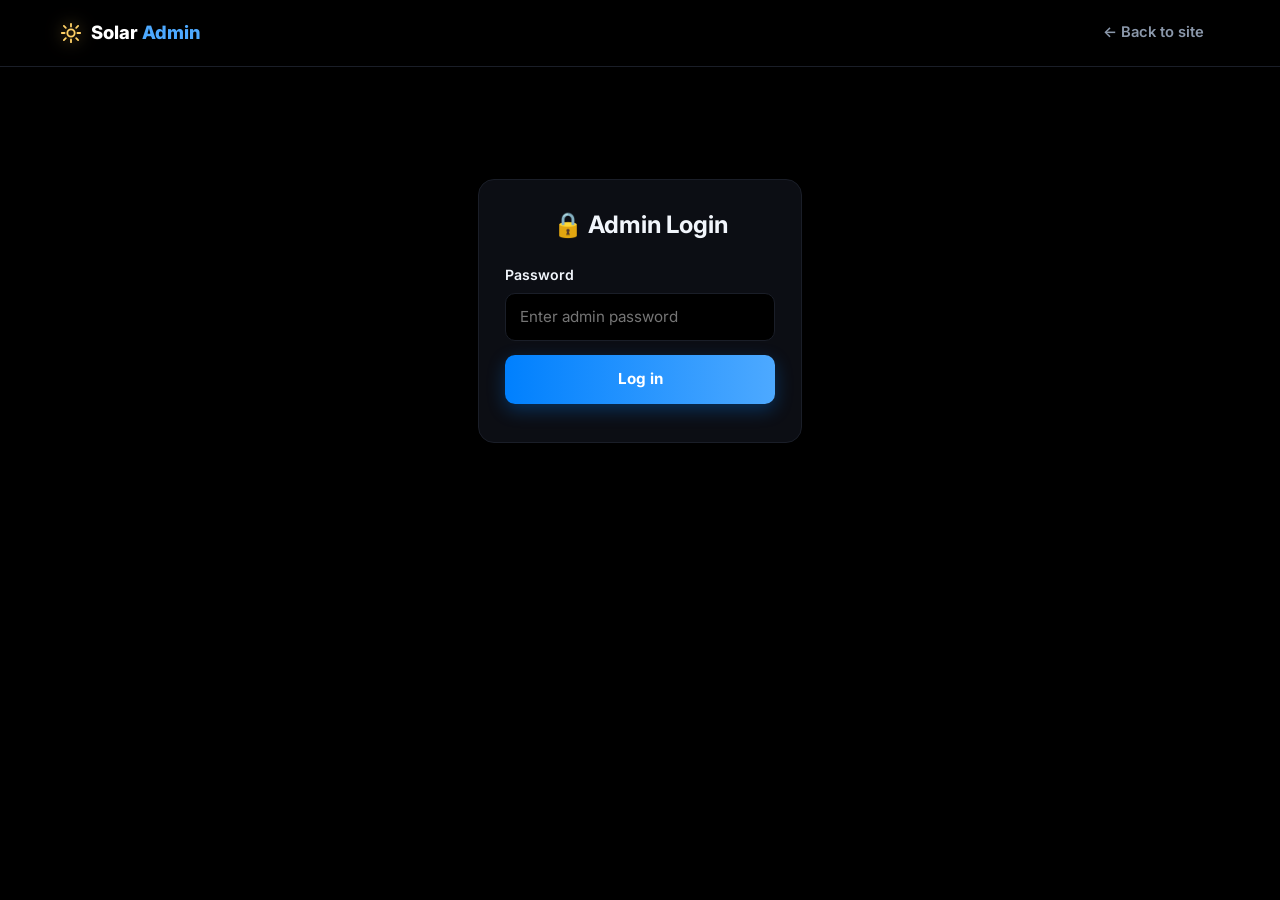
<file: 85h6juzkf.html>
<!DOCTYPE html>
<html lang="en">
<head>
  <meta charset="UTF-8">
  <meta name="viewport" content="width=device-width, initial-scale=1.0">
  <title>Admin — Solar Scenepacks</title>
  <meta name="robots" content="noindex, nofollow">
  <link rel="icon" href="data:image/svg+xml,<svg xmlns='http://www.w3.org/2000/svg' viewBox='0 0 100 100'><text y='.9em' font-size='90'>☀️</text></svg>">
  <link href="https://fonts.googleapis.com/css2?family=Inter:wght@400;500;600;700;800&display=swap" rel="stylesheet">
  <link rel="stylesheet" href="style.css">
  <style>
    .admin-wrap { max-width: 1060px; margin: 0 auto; padding: 32px 20px 80px; }
    .admin-card {
      background: var(--card); border: 1px solid var(--border);
      border-radius: var(--radius); box-shadow: var(--shadow);
      padding: 26px; margin-bottom: 20px;
    }
    .admin-card h2 { font-size: 1.1rem; font-weight: 800; margin-bottom: 16px; display: flex; align-items: center; gap: 8px; }
    .form-row { margin-bottom: 14px; }
    .form-row label { display: block; font-weight: 600; font-size: 0.88rem; margin-bottom: 6px; }
    .form-row input, .form-row textarea, .form-row select {
      width: 100%; padding: 11px 14px;
      border: 1.5px solid var(--border); border-radius: 10px;
      font: inherit; font-size: 0.95rem; color: var(--text);
      background: var(--bg); outline: none; transition: 0.18s;
    }
    .form-row input:focus, .form-row textarea:focus, .form-row select:focus {
      border-color: var(--accent); background: var(--bg-soft);
    }
    .form-row textarea { resize: vertical; min-height: 80px; }
    .form-grid { display: grid; grid-template-columns: 1fr 1fr; gap: 0 16px; }
    @media (max-width: 560px) { .form-grid { grid-template-columns: 1fr; } }
    .btn {
      display: inline-flex; align-items: center; justify-content: center; gap: 8px;
      padding: 12px 22px; border: none; border-radius: 10px;
      font: inherit; font-weight: 700; font-size: 0.95rem; cursor: pointer;
      background: linear-gradient(90deg, var(--accent), #4da9ff); color: #fff;
      box-shadow: 0 6px 18px rgba(0,128,254,0.3); transition: 0.18s;
    }
    .btn:hover { filter: brightness(1.07); }
    .btn:disabled { opacity: 0.6; cursor: wait; }
    .btn-secondary { background: var(--bg-soft); color: var(--text); box-shadow: none; border: 1px solid var(--border); }
    .btn-danger { background: #ff5d6c; box-shadow: 0 6px 18px rgba(255,93,108,0.3); }
    .btn-sm { padding: 7px 13px; font-size: 0.83rem; }
    .login-box { max-width: 400px; margin: 80px auto; }
    .login-box h1 { text-align: center; font-size: 1.5rem; margin-bottom: 20px; }
    .status-msg { margin-top: 12px; font-size: 0.9rem; font-weight: 600; }
    .status-msg.ok { color: #1a9c5b; }
    .status-msg.err { color: #e0384a; }

    /* ── Tabs ── */
    .admin-tabs {
      display: flex; gap: 6px; margin-bottom: 22px; flex-wrap: wrap;
      background: var(--card); border: 1px solid var(--border);
      border-radius: 14px; padding: 6px;
    }
    .tab-btn {
      flex: 1; min-width: 110px; padding: 11px 16px; border: none; border-radius: 10px;
      font: inherit; font-weight: 700; font-size: 0.9rem; cursor: pointer;
      background: transparent; color: var(--text-soft); transition: 0.18s;
      display: inline-flex; align-items: center; justify-content: center; gap: 7px;
    }
    .tab-btn:hover { color: var(--text); background: var(--bg-soft); }
    .tab-btn.active {
      background: linear-gradient(90deg, var(--accent), #4da9ff); color: #fff;
      box-shadow: 0 4px 14px rgba(0,128,254,0.3);
    }
    .tab-view { display: none; }
    .tab-view.active { display: block; animation: fadeIn 0.25s ease; }
    @keyframes fadeIn { from { opacity: 0; transform: translateY(6px); } to { opacity: 1; transform: none; } }

    /* ── Dashboard ── */
    .stat-grid { display: grid; grid-template-columns: repeat(auto-fit, minmax(170px, 1fr)); gap: 14px; margin-bottom: 20px; }
    .stat-card {
      background: var(--card); border: 1px solid var(--border); border-radius: var(--radius);
      padding: 20px 22px; position: relative; overflow: hidden;
    }
    .stat-card::before {
      content: ""; position: absolute; inset: 0 auto 0 0; width: 4px;
      background: linear-gradient(180deg, var(--accent), #4da9ff);
    }
    .stat-card .num { font-size: 1.7rem; font-weight: 800; }
    .stat-card .lbl { color: var(--text-soft); font-size: 0.82rem; font-weight: 600; margin-top: 2px; }
    .top-list { display: flex; flex-direction: column; }
    .top-item {
      display: flex; align-items: center; gap: 12px; padding: 10px 0;
      border-bottom: 1px solid var(--border);
    }
    .top-item:last-child { border-bottom: none; }
    .top-rank {
      width: 28px; height: 28px; border-radius: 8px; flex-shrink: 0;
      display: inline-flex; align-items: center; justify-content: center;
      background: var(--accent-soft); color: var(--accent); font-weight: 800; font-size: 0.85rem;
    }
    .top-item img { width: 58px; height: 36px; object-fit: cover; border-radius: 7px; background: var(--bg-soft); }
    .top-item .t { flex: 1; min-width: 0; font-weight: 700; font-size: 0.9rem; white-space: nowrap; overflow: hidden; text-overflow: ellipsis; }
    .top-item .d { color: var(--text-soft); font-size: 0.83rem; font-weight: 600; flex-shrink: 0; }

    /* ── Pack list ── */
    .list-tools { display: flex; gap: 10px; margin-bottom: 16px; flex-wrap: wrap; }
    .list-tools input { flex: 1; min-width: 180px; }
    .list-tools input, .list-tools select {
      padding: 10px 14px; border: 1.5px solid var(--border); border-radius: 10px;
      font: inherit; font-size: 0.9rem; color: var(--text); background: var(--bg); outline: none;
    }
    .list-tools input:focus, .list-tools select:focus { border-color: var(--accent); }
    .pack-row {
      display: flex; align-items: center; gap: 14px;
      padding: 12px 0; border-bottom: 1px solid var(--border);
    }
    .pack-row:last-child { border-bottom: none; }
    .pack-row.is-hidden { opacity: 0.45; }
    .pack-row img { width: 74px; height: 46px; object-fit: cover; border-radius: 8px; background: var(--bg-soft); flex-shrink: 0; }
    .pack-row-info { flex: 1; min-width: 0; }
    .pack-row-title { font-weight: 700; font-size: 0.95rem; white-space: nowrap; overflow: hidden; text-overflow: ellipsis; display: flex; align-items: center; gap: 8px; }
    .pack-row-sub { color: var(--text-soft); font-size: 0.8rem; display: flex; align-items: center; gap: 10px; flex-wrap: wrap; }
    .badge {
      display: inline-flex; padding: 2px 8px; border-radius: 6px;
      font-size: 0.68rem; font-weight: 800; text-transform: uppercase; letter-spacing: 0.04em;
    }
    .badge.hidden-badge { background: rgba(255,171,0,0.14); color: #ffab00; }
    .pack-row-actions { display: flex; gap: 6px; flex-wrap: wrap; justify-content: flex-end; }
    @media (max-width: 640px) {
      .pack-row { flex-wrap: wrap; }
      .pack-row-actions { width: 100%; }
    }

    .img-preview { margin-top: 8px; max-height: 140px; border-radius: 10px; display: none; }
    .top-actions { display: flex; justify-content: space-between; align-items: center; margin-bottom: 20px; flex-wrap: wrap; gap: 10px; }

    /* Toggle switch */
    .switch-row { display: flex; align-items: center; gap: 12px; margin-bottom: 14px; }
    .switch { position: relative; width: 46px; height: 26px; flex-shrink: 0; }
    .switch input { opacity: 0; width: 0; height: 0; }
    .slider {
      position: absolute; inset: 0; border-radius: 26px; cursor: pointer;
      background: var(--bg-soft); border: 1px solid var(--border); transition: 0.2s;
    }
    .slider::before {
      content: ""; position: absolute; width: 18px; height: 18px; border-radius: 50%;
      left: 3px; top: 3px; background: var(--text-soft); transition: 0.2s;
    }
    .switch input:checked + .slider { background: var(--accent); border-color: var(--accent); }
    .switch input:checked + .slider::before { transform: translateX(20px); background: #fff; }
    .switch-label { font-weight: 600; font-size: 0.9rem; }

    .backup-row { display: flex; gap: 10px; flex-wrap: wrap; }
    .muted { color: var(--text-soft); font-size: 0.84rem; margin-top: 10px; }
    .auto-tag {
      display: inline-block; padding: 1px 7px; border-radius: 6px;
      background: var(--accent-soft); color: var(--accent);
      font-size: 0.66rem; font-weight: 800; text-transform: uppercase; letter-spacing: 0.05em;
      vertical-align: 1px;
    }
  </style>
</head>
<body>

  <header class="site-header">
    <div class="container header-inner">
      <a href="index.html" class="logo">
        <svg class="logo-icon" width="22" height="22" viewBox="0 0 24 24" fill="none" stroke="currentColor" stroke-width="2" stroke-linecap="round"><circle cx="12" cy="12" r="4"/><line x1="12" y1="2" x2="12" y2="5"/><line x1="12" y1="19" x2="12" y2="22"/><line x1="4.22" y1="4.22" x2="6.34" y2="6.34"/><line x1="17.66" y1="17.66" x2="19.78" y2="19.78"/><line x1="2" y1="12" x2="5" y2="12"/><line x1="19" y1="12" x2="22" y2="12"/><line x1="4.22" y1="19.78" x2="6.34" y2="17.66"/><line x1="17.66" y1="6.34" x2="19.78" y2="4.22"/></svg>
        <span class="logo-text">Solar <span>Admin</span></span>
      </a>
      <nav class="nav">
        <a href="index.html" class="nav-link">← Back to site</a>
      </nav>
    </div>
  </header>

  <!-- LOGIN -->
  <div class="admin-wrap" id="loginView">
    <div class="admin-card login-box">
      <h1>🔒 Admin Login</h1>
      <div class="form-row">
        <label for="passwordInput">Password</label>
        <input type="password" id="passwordInput" placeholder="Enter admin password" autocomplete="current-password">
      </div>
      <button class="btn" id="loginBtn" style="width:100%">Log in</button>
      <div class="status-msg" id="loginStatus"></div>
    </div>
  </div>

  <!-- PANEL -->
  <div class="admin-wrap" id="panelView" hidden>
    <div class="top-actions">
      <h1 style="font-size:1.5rem;font-weight:800">Admin Panel</h1>
      <button class="btn btn-secondary btn-sm" id="logoutBtn">Log out</button>
    </div>

    <!-- Tabs -->
    <div class="admin-tabs">
      <button class="tab-btn active" data-tab="dashboard">📊 Dashboard</button>
      <button class="tab-btn" data-tab="packs">📦 Packs <span id="tabPackCount"></span></button>
      <button class="tab-btn" data-tab="new">➕ New Pack</button>
      <button class="tab-btn" data-tab="settings">⚙️ Settings</button>
    </div>

    <!-- ── DASHBOARD ── -->
    <div class="tab-view active" id="tab-dashboard">
      <div class="stat-grid">
        <div class="stat-card"><div class="num" id="dashPacks">0</div><div class="lbl">Published packs</div></div>
        <div class="stat-card"><div class="num" id="dashHidden">0</div><div class="lbl">Hidden packs</div></div>
        <div class="stat-card"><div class="num" id="dashDownloads">0</div><div class="lbl">Total downloads</div></div>
        <div class="stat-card"><div class="num" id="dashCategories">0</div><div class="lbl">Categories</div></div>
      </div>
      <div class="admin-card">
        <h2>🏆 Top packs by downloads</h2>
        <div class="top-list" id="topList"><p style="color:var(--text-soft)">No packs yet.</p></div>
      </div>
      <div class="admin-card">
        <h2>🕒 Recently added</h2>
        <div class="top-list" id="recentList"><p style="color:var(--text-soft)">No packs yet.</p></div>
      </div>
    </div>

    <!-- ── PACKS ── -->
    <div class="tab-view" id="tab-packs">
      <div class="admin-card">
        <h2>📦 Published packs (<span id="adminCount">0</span>)</h2>
        <div class="list-tools">
          <input id="listSearch" placeholder="Search packs..." autocomplete="off">
          <select id="listCategory"><option value="">All categories</option></select>
        </div>
        <div id="adminList"></div>
      </div>
    </div>

    <!-- ── NEW / EDIT PACK ── -->
    <div class="tab-view" id="tab-new">
      <div class="admin-card">
        <h2 id="formHeading">➕ Post a new scenepack</h2>
        <div class="form-grid">
          <div class="form-row">
            <label for="fTitle">Title *</label>
            <input id="fTitle" placeholder="e.g. Breaking Bad S1 Scenepack">
          </div>
          <div class="form-row">
            <label for="fCategory">Category *</label>
            <input id="fCategory" list="catList" placeholder="Movies, TV Shows, Anime...">
            <datalist id="catList">
              <option value="Movies"><option value="TV Shows"><option value="Anime"><option value="Celebrities"><option value="Other">
            </datalist>
          </div>
        </div>
        <div class="form-row">
          <label for="fImage">Photo URL * <span style="font-weight:400;color:var(--text-soft)">(picture of the show/movie)</span></label>
          <input id="fImage" placeholder="https://... (paste image link)">
          <img class="img-preview" id="imgPreview" alt="">
        </div>
        <div class="form-row">
          <label for="fDownload">Download link * <span style="font-weight:400;color:var(--text-soft)">(buzzheavier link)</span></label>
          <input id="fDownload" placeholder="https://buzzheavier.com/...">
        </div>
        <div class="form-row">
          <label for="fDesc">Description (optional)</label>
          <textarea id="fDesc" placeholder="Short description... e.g. 1080p, no watermark, 250 clips"></textarea>
        </div>
        <h2 style="margin-top:22px">🎬 Show page details <span style="font-weight:400;font-size:0.8rem;color:var(--text-soft)">(all optional — makes the pack's page look pro)</span></h2>
        <div class="form-grid">
          <div class="form-row">
            <label for="fShow">Show / movie name <span style="font-weight:400;color:var(--text-soft)">(groups packs of the same show)</span></label>
            <input id="fShow" placeholder="e.g. Breaking Bad">
          </div>
          <div class="form-row">
            <label for="fYear">Year</label>
            <input id="fYear" placeholder="e.g. 2008 or 2008–2013">
          </div>
        </div>
        <div class="form-row">
          <label for="fGenres">Genres <span style="font-weight:400;color:var(--text-soft)">(comma separated)</span></label>
          <input id="fGenres" placeholder="e.g. Crime, Drama, Thriller">
        </div>
        <div class="form-grid">
          <div class="form-row">
            <label for="fQuality">Quality <span class="auto-tag">auto</span></label>
            <input id="fQuality" list="qualityList" placeholder="auto-detected from link">
            <datalist id="qualityList">
              <option value="2160p"><option value="1440p"><option value="1080p"><option value="720p">
            </datalist>
          </div>
          <div class="form-row">
            <label for="fEncoding">Encoding <span class="auto-tag">auto</span></label>
            <input id="fEncoding" list="encodingList" placeholder="auto-detected from link">
            <datalist id="encodingList">
              <option value="H.264"><option value="H.265"><option value="ProRes"><option value="AV1">
            </datalist>
          </div>
        </div>
        <div class="form-row">
          <label for="fSize">File size <span class="auto-tag">auto</span> <span id="metaStatus" style="font-weight:600;font-size:0.8rem"></span></label>
          <input id="fSize" placeholder="auto-detected from link">
        </div>
        <div class="switch-row">
          <label class="switch">
            <input type="checkbox" id="fHidden">
            <span class="slider"></span>
          </label>
          <span class="switch-label">Hidden (draft — won't show on the site)</span>
        </div>
        <button class="btn" id="saveBtn">Publish pack</button>
        <button class="btn btn-secondary" id="cancelEditBtn" hidden>Cancel edit</button>
        <div class="status-msg" id="saveStatus"></div>
      </div>
    </div>

    <!-- ── SETTINGS ── -->
    <div class="tab-view" id="tab-settings">
      <div class="admin-card">
        <h2>⚙️ Site settings</h2>
        <div class="form-row">
          <label for="fDiscord">Discord invite link</label>
          <input id="fDiscord" placeholder="https://discord.gg/...">
        </div>
        <div class="switch-row">
          <label class="switch">
            <input type="checkbox" id="fAnnounceOn">
            <span class="slider"></span>
          </label>
          <span class="switch-label">Show announcement banner on the site</span>
        </div>
        <div class="form-row">
          <label for="fAnnounce">Announcement text</label>
          <input id="fAnnounce" placeholder="e.g. 🎉 New Breaking Bad pack just dropped!" maxlength="180">
        </div>
        <button class="btn" id="saveConfigBtn">Save settings</button>
        <div class="status-msg" id="configStatus"></div>
      </div>

      <div class="admin-card">
        <h2>💾 Backup</h2>
        <div class="backup-row">
          <button class="btn btn-secondary" id="exportBtn">⬇️ Export packs (.json)</button>
          <button class="btn btn-secondary" id="importBtn">⬆️ Import packs (.json)</button>
          <input type="file" id="importFile" accept=".json,application/json" hidden>
        </div>
        <p class="muted">Export downloads a backup of all packs. Import replaces the whole list with the file's contents (asks to confirm first).</p>
        <div class="status-msg" id="backupStatus"></div>
      </div>
    </div>
  </div>

  <script src="admin.js"></script>
</body>
</html>
</file>
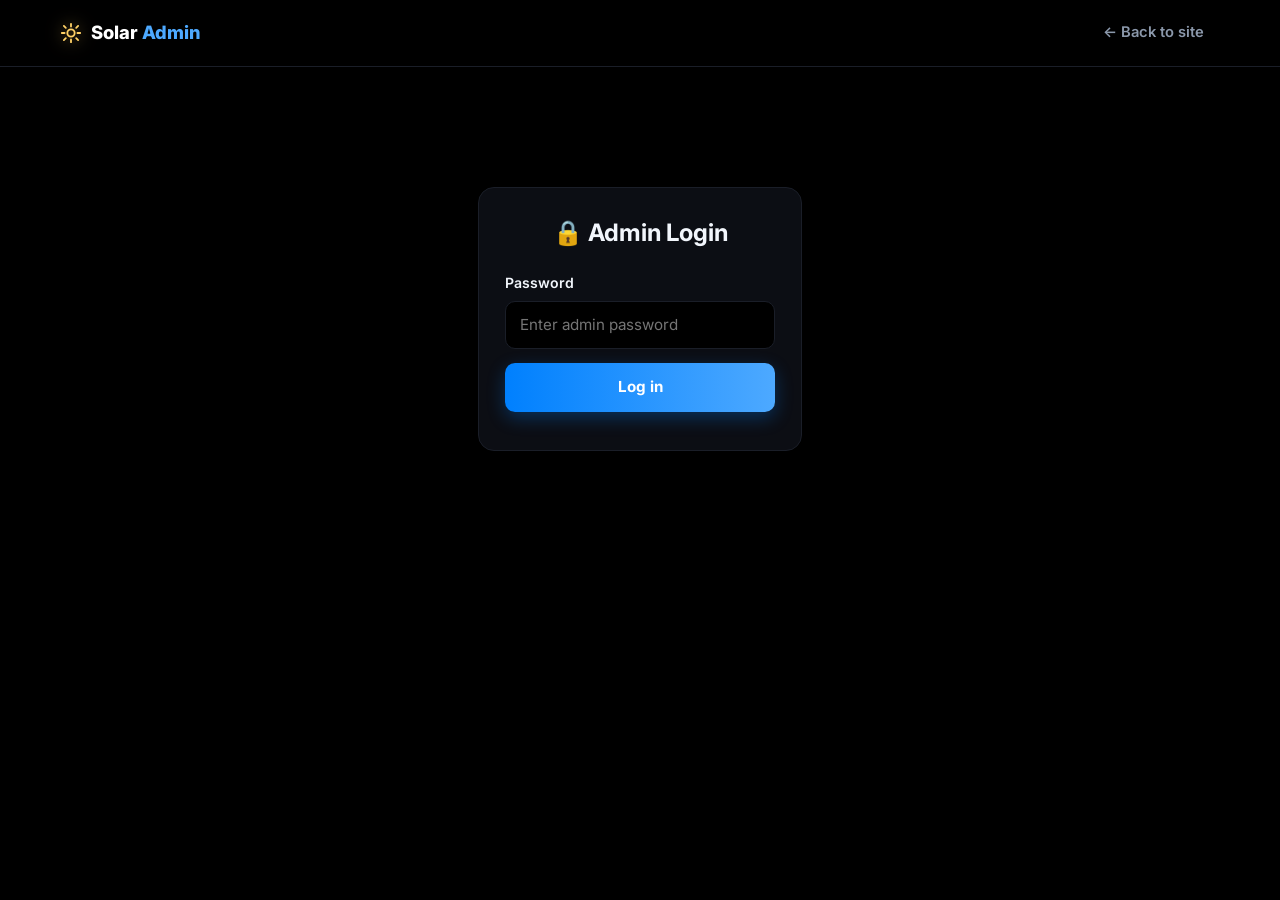
<file: admin.html>
<!DOCTYPE html>
<html lang="en">
<head>
  <meta charset="UTF-8">
  <meta name="viewport" content="width=device-width, initial-scale=1.0">
  <title>Admin — Solar Scenepacks</title>
  <meta name="robots" content="noindex, nofollow">
  <link rel="icon" href="data:image/svg+xml,<svg xmlns='http://www.w3.org/2000/svg' viewBox='0 0 100 100'><text y='.9em' font-size='90'>☀️</text></svg>">
  <link href="https://fonts.googleapis.com/css2?family=Inter:wght@400;500;600;700;800&display=swap" rel="stylesheet">
  <link rel="stylesheet" href="style.css">
  <style>
    .admin-wrap { max-width: 860px; margin: 0 auto; padding: 40px 20px 80px; }
    .admin-card {
      background: var(--card); border: 1px solid var(--border);
      border-radius: var(--radius); box-shadow: var(--shadow);
      padding: 26px; margin-bottom: 24px;
    }
    .admin-card h2 { font-size: 1.15rem; font-weight: 800; margin-bottom: 16px; }
    .form-row { margin-bottom: 14px; }
    .form-row label { display: block; font-weight: 600; font-size: 0.88rem; margin-bottom: 6px; }
    .form-row input, .form-row textarea, .form-row select {
      width: 100%; padding: 11px 14px;
      border: 1.5px solid var(--border); border-radius: 10px;
      font: inherit; font-size: 0.95rem; color: var(--text);
      background: var(--bg); outline: none; transition: 0.18s;
    }
    .form-row input:focus, .form-row textarea:focus, .form-row select:focus {
      border-color: var(--accent); background: var(--bg-soft);
    }
    .form-row textarea { resize: vertical; min-height: 80px; }
    .form-grid { display: grid; grid-template-columns: 1fr 1fr; gap: 0 16px; }
    @media (max-width: 560px) { .form-grid { grid-template-columns: 1fr; } }
    .btn {
      display: inline-flex; align-items: center; justify-content: center; gap: 8px;
      padding: 12px 22px; border: none; border-radius: 10px;
      font: inherit; font-weight: 700; font-size: 0.95rem; cursor: pointer;
      background: linear-gradient(90deg, var(--accent), #4da9ff); color: #fff;
      box-shadow: 0 6px 18px rgba(0,128,254,0.3); transition: 0.18s;
    }
    .btn:hover { filter: brightness(1.07); }
    .btn:disabled { opacity: 0.6; cursor: wait; }
    .btn-secondary { background: var(--bg-soft); color: var(--text); box-shadow: none; }
    .btn-danger { background: #ff5d6c; box-shadow: 0 6px 18px rgba(255,93,108,0.3); }
    .btn-sm { padding: 7px 14px; font-size: 0.85rem; }
    .login-box { max-width: 400px; margin: 80px auto; }
    .login-box h1 { text-align: center; font-size: 1.5rem; margin-bottom: 20px; }
    .status-msg { margin-top: 12px; font-size: 0.9rem; font-weight: 600; }
    .status-msg.ok { color: #1a9c5b; }
    .status-msg.err { color: #e0384a; }
    .pack-row {
      display: flex; align-items: center; gap: 14px;
      padding: 12px 0; border-bottom: 1px solid var(--border);
    }
    .pack-row:last-child { border-bottom: none; }
    .pack-row img { width: 74px; height: 46px; object-fit: cover; border-radius: 8px; background: var(--bg-soft); }
    .pack-row-info { flex: 1; min-width: 0; }
    .pack-row-title { font-weight: 700; font-size: 0.95rem; white-space: nowrap; overflow: hidden; text-overflow: ellipsis; }
    .pack-row-sub { color: var(--text-soft); font-size: 0.8rem; }
    .pack-row-actions { display: flex; gap: 8px; }
    .img-preview { margin-top: 8px; max-height: 140px; border-radius: 10px; display: none; }
    .top-actions { display: flex; justify-content: space-between; align-items: center; margin-bottom: 24px; flex-wrap: wrap; gap: 10px; }
  </style>
</head>
<body>

  <header class="site-header">
    <div class="container header-inner">
      <a href="index.html" class="logo">
        <svg class="logo-icon" width="22" height="22" viewBox="0 0 24 24" fill="none" stroke="currentColor" stroke-width="2" stroke-linecap="round"><circle cx="12" cy="12" r="4"/><line x1="12" y1="2" x2="12" y2="5"/><line x1="12" y1="19" x2="12" y2="22"/><line x1="4.22" y1="4.22" x2="6.34" y2="6.34"/><line x1="17.66" y1="17.66" x2="19.78" y2="19.78"/><line x1="2" y1="12" x2="5" y2="12"/><line x1="19" y1="12" x2="22" y2="12"/><line x1="4.22" y1="19.78" x2="6.34" y2="17.66"/><line x1="17.66" y1="6.34" x2="19.78" y2="4.22"/></svg>
        <span class="logo-text">Solar <span>Admin</span></span>
      </a>
      <nav class="nav">
        <a href="index.html" class="nav-link">← Back to site</a>
      </nav>
    </div>
  </header>

  <!-- LOGIN -->
  <div class="admin-wrap" id="loginView">
    <div class="admin-card login-box">
      <h1>🔒 Admin Login</h1>
      <div class="form-row">
        <label for="passwordInput">Password</label>
        <input type="password" id="passwordInput" placeholder="Enter admin password" autocomplete="current-password">
      </div>
      <button class="btn" id="loginBtn" style="width:100%">Log in</button>
      <div class="status-msg" id="loginStatus"></div>
    </div>
  </div>

  <!-- PANEL -->
  <div class="admin-wrap" id="panelView" hidden>
    <div class="top-actions">
      <h1 style="font-size:1.5rem;font-weight:800">Admin Panel</h1>
      <button class="btn btn-secondary btn-sm" id="logoutBtn">Log out</button>
    </div>

    <div class="admin-card">
      <h2 id="formHeading">➕ Post a new scenepack</h2>
      <div class="form-grid">
        <div class="form-row">
          <label for="fTitle">Title *</label>
          <input id="fTitle" placeholder="e.g. Breaking Bad S1 Scenepack">
        </div>
        <div class="form-row">
          <label for="fCategory">Category *</label>
          <input id="fCategory" list="catList" placeholder="Movies, TV Shows, Anime...">
          <datalist id="catList">
            <option value="Movies"><option value="TV Shows"><option value="Anime"><option value="Celebrities"><option value="Other">
          </datalist>
        </div>
      </div>
      <div class="form-row">
        <label for="fImage">Photo URL * <span style="font-weight:400;color:var(--text-soft)">(picture of the show/movie)</span></label>
        <input id="fImage" placeholder="https://... (paste image link)">
        <img class="img-preview" id="imgPreview" alt="">
      </div>
      <div class="form-row">
        <label for="fDownload">Download link * <span style="font-weight:400;color:var(--text-soft)">(buzzheavier link)</span></label>
        <input id="fDownload" placeholder="https://buzzheavier.com/...">
      </div>
      <div class="form-row">
        <label for="fDesc">Description (optional)</label>
        <textarea id="fDesc" placeholder="Short description... e.g. 1080p, no watermark, 250 clips"></textarea>
      </div>
      <button class="btn" id="saveBtn">Publish pack</button>
      <button class="btn btn-secondary" id="cancelEditBtn" hidden>Cancel edit</button>
      <div class="status-msg" id="saveStatus"></div>
    </div>

    <div class="admin-card">
      <h2>⚙️ Site settings</h2>
      <div class="form-row">
        <label for="fDiscord">Discord invite link</label>
        <input id="fDiscord" placeholder="https://discord.gg/...">
      </div>
      <button class="btn" id="saveConfigBtn">Save settings</button>
      <div class="status-msg" id="configStatus"></div>
    </div>

    <div class="admin-card">
      <h2>📦 Published packs (<span id="adminCount">0</span>)</h2>
      <div id="adminList"></div>
    </div>
  </div>

  <script src="admin.js"></script>
</body>
</html>
</file>
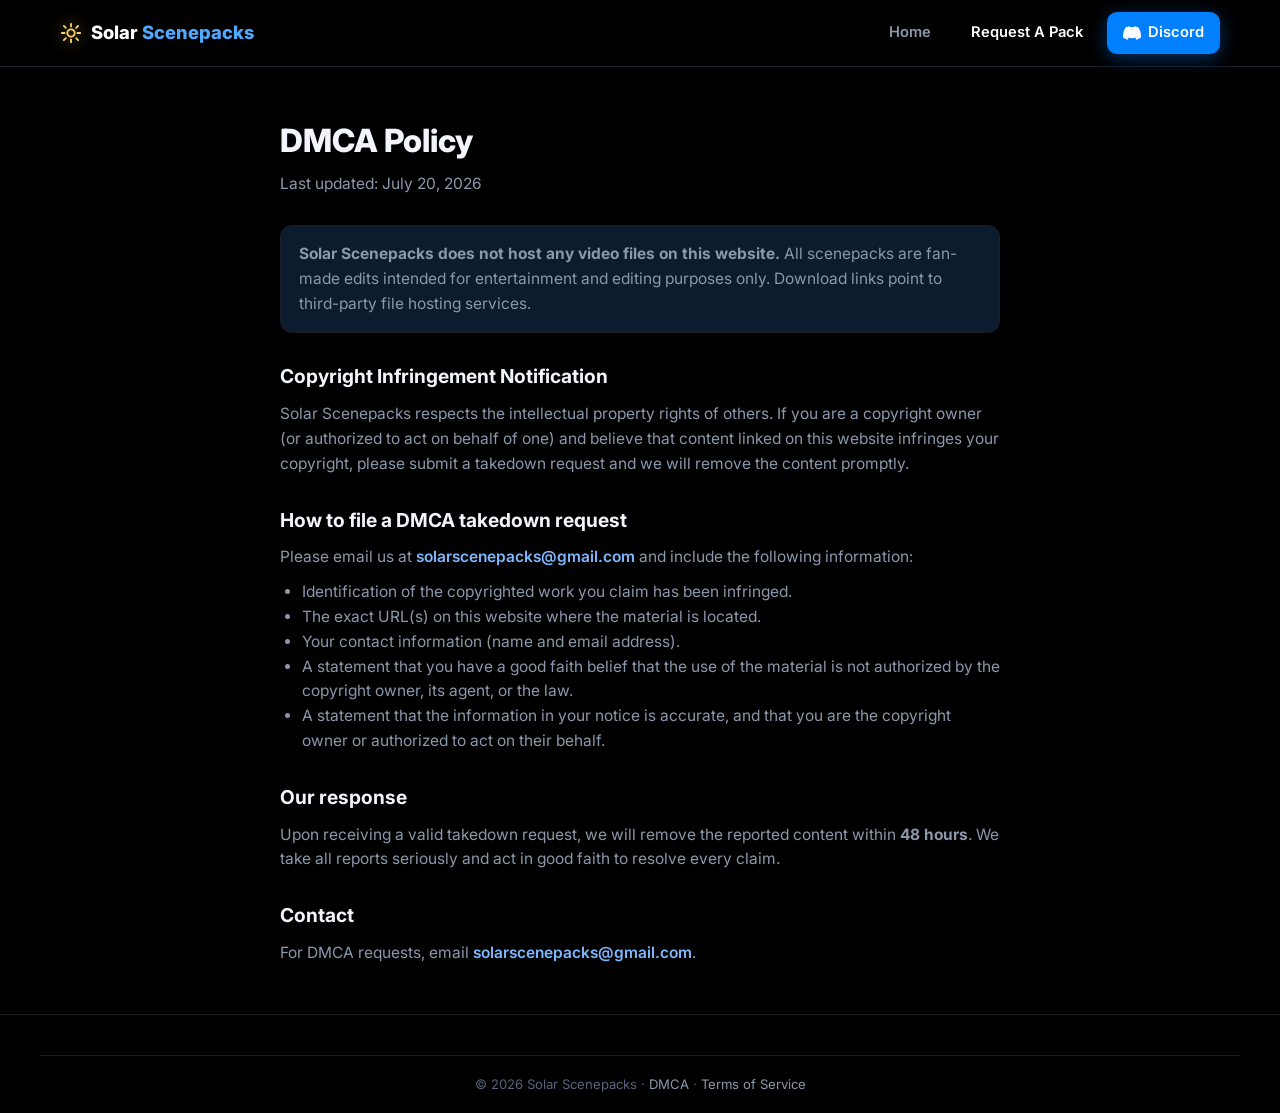
<file: dmca.html>
<!DOCTYPE html>
<html lang="en">
<head>
  <meta charset="UTF-8">
  <meta name="viewport" content="width=device-width, initial-scale=1.0">
  <title>DMCA — Solar Scenepacks</title>
  <link rel="icon" href="data:image/svg+xml,<svg xmlns='http://www.w3.org/2000/svg' viewBox='0 0 100 100'><text y='.9em' font-size='90'>☀️</text></svg>">
  <link href="https://fonts.googleapis.com/css2?family=Inter:wght@400;500;600;700;800&display=swap" rel="stylesheet">
  <link rel="stylesheet" href="style.css">
</head>
<body>

  <header class="site-header">
    <div class="container header-inner">
      <a href="index.html" class="logo">
        <svg class="logo-icon" width="22" height="22" viewBox="0 0 24 24" fill="none" stroke="currentColor" stroke-width="2" stroke-linecap="round"><circle cx="12" cy="12" r="4"/><line x1="12" y1="2" x2="12" y2="5"/><line x1="12" y1="19" x2="12" y2="22"/><line x1="4.22" y1="4.22" x2="6.34" y2="6.34"/><line x1="17.66" y1="17.66" x2="19.78" y2="19.78"/><line x1="2" y1="12" x2="5" y2="12"/><line x1="19" y1="12" x2="22" y2="12"/><line x1="4.22" y1="19.78" x2="6.34" y2="17.66"/><line x1="17.66" y1="6.34" x2="19.78" y2="4.22"/></svg>
        <span class="logo-text">Solar <span>Scenepacks</span></span>
      </a>
      <nav class="nav">
        <a href="index.html" class="nav-link">Home</a>
        <a href="#" id="requestLink" class="nav-link request-btn" target="_blank" rel="noopener">
          Request A Pack
        </a>
        <a href="#" id="discordLink" class="nav-link discord-btn" target="_blank" rel="noopener">
          <svg width="18" height="18" viewBox="0 0 24 24" fill="currentColor"><path d="M20.317 4.37a19.79 19.79 0 0 0-4.885-1.515a.074.074 0 0 0-.079.037c-.21.375-.444.864-.608 1.25a18.27 18.27 0 0 0-5.487 0a12.64 12.64 0 0 0-.617-1.25a.077.077 0 0 0-.079-.037A19.736 19.736 0 0 0 3.677 4.37a.07.07 0 0 0-.032.027C.533 9.046-.32 13.58.099 18.057a.082.082 0 0 0 .031.057a19.9 19.9 0 0 0 5.993 3.03a.078.078 0 0 0 .084-.028a14.09 14.09 0 0 0 1.226-1.994a.076.076 0 0 0-.041-.106a13.107 13.107 0 0 1-1.872-.892a.077.077 0 0 1-.008-.128a10.2 10.2 0 0 0 .372-.292a.074.074 0 0 1 .077-.01c3.928 1.793 8.18 1.793 12.062 0a.074.074 0 0 1 .078.01c.12.098.246.198.373.292a.077.077 0 0 1-.006.127a12.299 12.299 0 0 1-1.873.892a.077.077 0 0 0-.041.107c.36.698.772 1.362 1.225 1.993a.076.076 0 0 0 .084.028a19.839 19.839 0 0 0 6.002-3.03a.077.077 0 0 0 .032-.054c.5-5.177-.838-9.674-3.549-13.66a.061.061 0 0 0-.031-.03z"/></svg>
          Discord
        </a>
      </nav>
    </div>
  </header>

  <main class="page-content">
    <h1>DMCA Policy</h1>
    <p class="page-updated">Last updated: July 20, 2026</p>

    <div class="notice-box">
      <p><strong>Solar Scenepacks does not host any video files on this website.</strong> All scenepacks are fan-made edits intended for entertainment and editing purposes only. Download links point to third-party file hosting services.</p>
    </div>

    <h2>Copyright Infringement Notification</h2>
    <p>Solar Scenepacks respects the intellectual property rights of others. If you are a copyright owner (or authorized to act on behalf of one) and believe that content linked on this website infringes your copyright, please submit a takedown request and we will remove the content promptly.</p>

    <h2>How to file a DMCA takedown request</h2>
    <p>Please email us at <a href="mailto:solarscenepacks@gmail.com">solarscenepacks@gmail.com</a> and include the following information:</p>
    <ul>
      <li>Identification of the copyrighted work you claim has been infringed.</li>
      <li>The exact URL(s) on this website where the material is located.</li>
      <li>Your contact information (name and email address).</li>
      <li>A statement that you have a good faith belief that the use of the material is not authorized by the copyright owner, its agent, or the law.</li>
      <li>A statement that the information in your notice is accurate, and that you are the copyright owner or authorized to act on their behalf.</li>
    </ul>

    <h2>Our response</h2>
    <p>Upon receiving a valid takedown request, we will remove the reported content within <strong>48 hours</strong>. We take all reports seriously and act in good faith to resolve every claim.</p>

    <h2>Contact</h2>
    <p>For DMCA requests, email <a href="mailto:solarscenepacks@gmail.com">solarscenepacks@gmail.com</a>.</p>
  </main>

  <footer class="site-footer">
    <div class="container copyright">© <span id="year"></span> Solar Scenepacks · <a href="dmca.html">DMCA</a> · <a href="terms.html">Terms of Service</a></div>
  </footer>

  <script>
    document.getElementById("year").textContent = new Date().getFullYear();
  </script>
  <script>
    fetch("config.json?v=" + Date.now()).then(r => r.json()).then(c => {
      ["requestLink", "discordLink"].forEach(id => {
        const a = document.getElementById(id);
        if (a) a.href = c.discord || "#";
      });
    }).catch(() => {});
  </script>
</body>
</html>
</file>
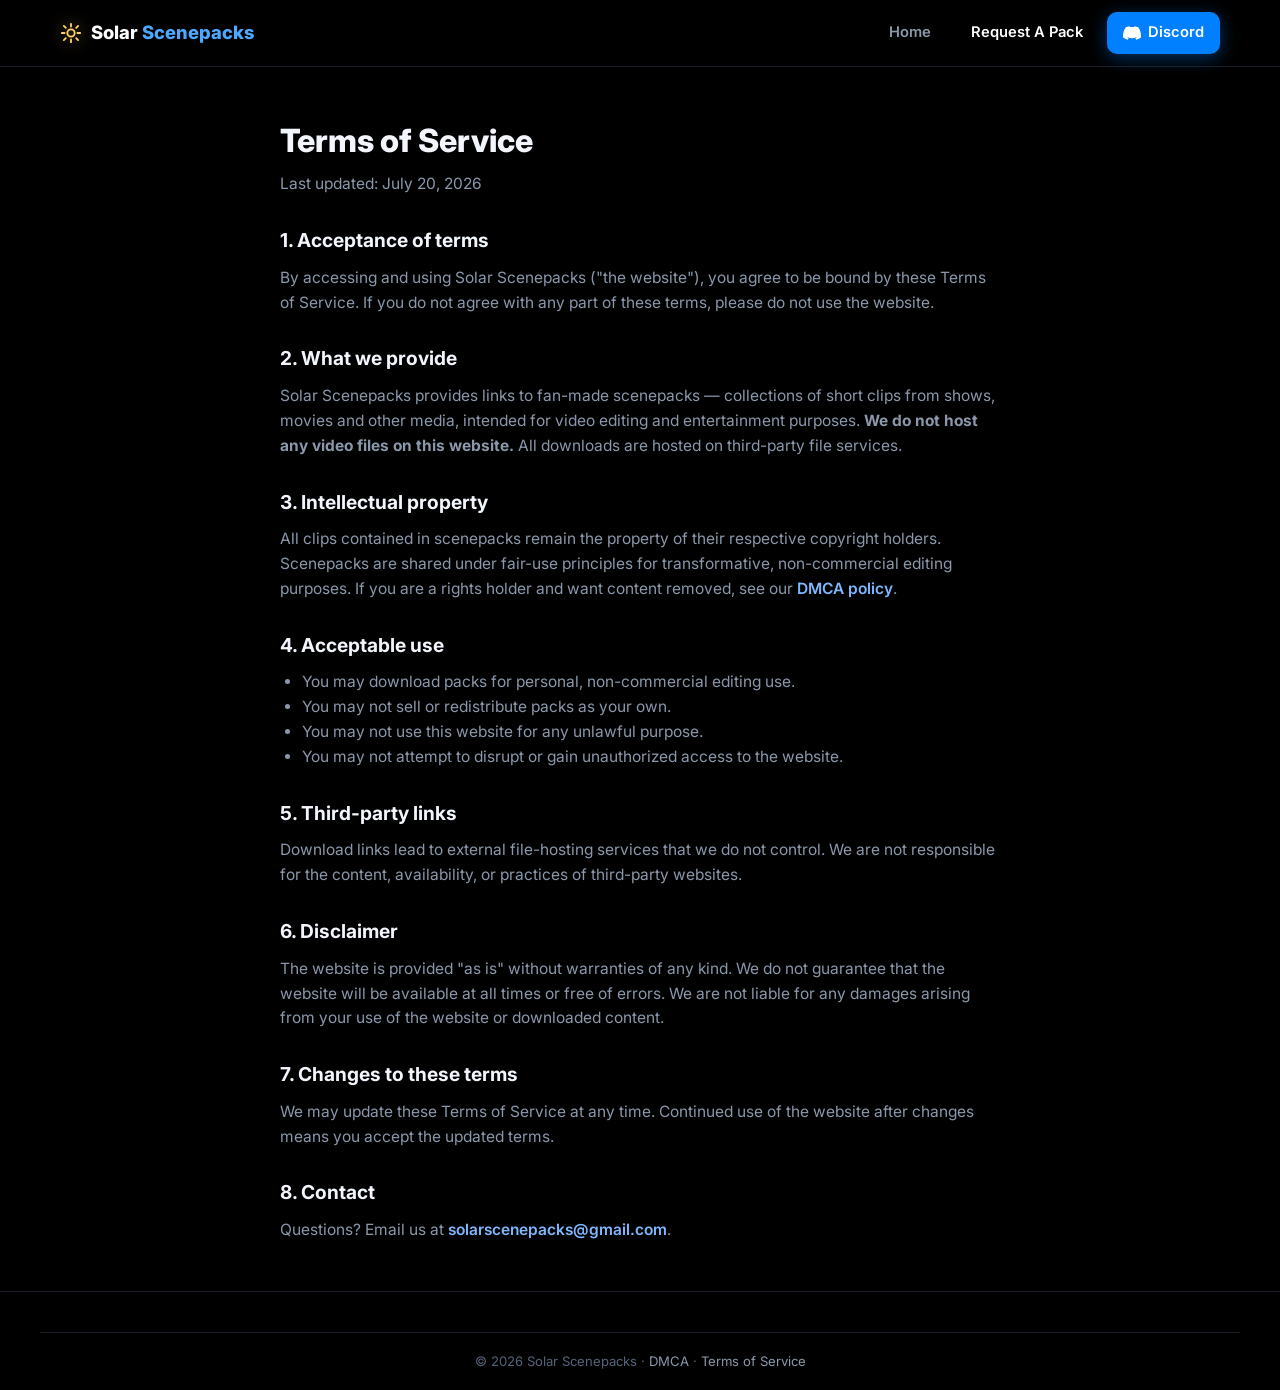
<file: terms.html>
<!DOCTYPE html>
<html lang="en">
<head>
  <meta charset="UTF-8">
  <meta name="viewport" content="width=device-width, initial-scale=1.0">
  <title>Terms of Service — Solar Scenepacks</title>
  <link rel="icon" href="data:image/svg+xml,<svg xmlns='http://www.w3.org/2000/svg' viewBox='0 0 100 100'><text y='.9em' font-size='90'>☀️</text></svg>">
  <link href="https://fonts.googleapis.com/css2?family=Inter:wght@400;500;600;700;800&display=swap" rel="stylesheet">
  <link rel="stylesheet" href="style.css">
</head>
<body>

  <header class="site-header">
    <div class="container header-inner">
      <a href="index.html" class="logo">
        <svg class="logo-icon" width="22" height="22" viewBox="0 0 24 24" fill="none" stroke="currentColor" stroke-width="2" stroke-linecap="round"><circle cx="12" cy="12" r="4"/><line x1="12" y1="2" x2="12" y2="5"/><line x1="12" y1="19" x2="12" y2="22"/><line x1="4.22" y1="4.22" x2="6.34" y2="6.34"/><line x1="17.66" y1="17.66" x2="19.78" y2="19.78"/><line x1="2" y1="12" x2="5" y2="12"/><line x1="19" y1="12" x2="22" y2="12"/><line x1="4.22" y1="19.78" x2="6.34" y2="17.66"/><line x1="17.66" y1="6.34" x2="19.78" y2="4.22"/></svg>
        <span class="logo-text">Solar <span>Scenepacks</span></span>
      </a>
      <nav class="nav">
        <a href="index.html" class="nav-link">Home</a>
        <a href="#" id="requestLink" class="nav-link request-btn" target="_blank" rel="noopener">
          Request A Pack
        </a>
        <a href="#" id="discordLink" class="nav-link discord-btn" target="_blank" rel="noopener">
          <svg width="18" height="18" viewBox="0 0 24 24" fill="currentColor"><path d="M20.317 4.37a19.79 19.79 0 0 0-4.885-1.515a.074.074 0 0 0-.079.037c-.21.375-.444.864-.608 1.25a18.27 18.27 0 0 0-5.487 0a12.64 12.64 0 0 0-.617-1.25a.077.077 0 0 0-.079-.037A19.736 19.736 0 0 0 3.677 4.37a.07.07 0 0 0-.032.027C.533 9.046-.32 13.58.099 18.057a.082.082 0 0 0 .031.057a19.9 19.9 0 0 0 5.993 3.03a.078.078 0 0 0 .084-.028a14.09 14.09 0 0 0 1.226-1.994a.076.076 0 0 0-.041-.106a13.107 13.107 0 0 1-1.872-.892a.077.077 0 0 1-.008-.128a10.2 10.2 0 0 0 .372-.292a.074.074 0 0 1 .077-.01c3.928 1.793 8.18 1.793 12.062 0a.074.074 0 0 1 .078.01c.12.098.246.198.373.292a.077.077 0 0 1-.006.127a12.299 12.299 0 0 1-1.873.892a.077.077 0 0 0-.041.107c.36.698.772 1.362 1.225 1.993a.076.076 0 0 0 .084.028a19.839 19.839 0 0 0 6.002-3.03a.077.077 0 0 0 .032-.054c.5-5.177-.838-9.674-3.549-13.66a.061.061 0 0 0-.031-.03z"/></svg>
          Discord
        </a>
      </nav>
    </div>
  </header>

  <main class="page-content">
    <h1>Terms of Service</h1>
    <p class="page-updated">Last updated: July 20, 2026</p>

    <h2>1. Acceptance of terms</h2>
    <p>By accessing and using Solar Scenepacks ("the website"), you agree to be bound by these Terms of Service. If you do not agree with any part of these terms, please do not use the website.</p>

    <h2>2. What we provide</h2>
    <p>Solar Scenepacks provides links to fan-made scenepacks — collections of short clips from shows, movies and other media, intended for video editing and entertainment purposes. <strong>We do not host any video files on this website.</strong> All downloads are hosted on third-party file services.</p>

    <h2>3. Intellectual property</h2>
    <p>All clips contained in scenepacks remain the property of their respective copyright holders. Scenepacks are shared under fair-use principles for transformative, non-commercial editing purposes. If you are a rights holder and want content removed, see our <a href="dmca.html">DMCA policy</a>.</p>

    <h2>4. Acceptable use</h2>
    <ul>
      <li>You may download packs for personal, non-commercial editing use.</li>
      <li>You may not sell or redistribute packs as your own.</li>
      <li>You may not use this website for any unlawful purpose.</li>
      <li>You may not attempt to disrupt or gain unauthorized access to the website.</li>
    </ul>

    <h2>5. Third-party links</h2>
    <p>Download links lead to external file-hosting services that we do not control. We are not responsible for the content, availability, or practices of third-party websites.</p>

    <h2>6. Disclaimer</h2>
    <p>The website is provided "as is" without warranties of any kind. We do not guarantee that the website will be available at all times or free of errors. We are not liable for any damages arising from your use of the website or downloaded content.</p>

    <h2>7. Changes to these terms</h2>
    <p>We may update these Terms of Service at any time. Continued use of the website after changes means you accept the updated terms.</p>

    <h2>8. Contact</h2>
    <p>Questions? Email us at <a href="mailto:solarscenepacks@gmail.com">solarscenepacks@gmail.com</a>.</p>
  </main>

  <footer class="site-footer">
    <div class="container copyright">© <span id="year"></span> Solar Scenepacks · <a href="dmca.html">DMCA</a> · <a href="terms.html">Terms of Service</a></div>
  </footer>

  <script>
    document.getElementById("year").textContent = new Date().getFullYear();
  </script>
  <script>
    fetch("config.json?v=" + Date.now()).then(r => r.json()).then(c => {
      ["requestLink", "discordLink"].forEach(id => {
        const a = document.getElementById(id);
        if (a) a.href = c.discord || "#";
      });
    }).catch(() => {});
  </script>
</body>
</html>
</file>
<file: style.css>
/* ─── Solar Scenepacks — dark premium theme ─── */
:root {
  --azure: #0080FE;
  --azure-dark: #005fd1;
  --azure-deep: #0a4fa8;
  --azure-light: #4da9ff;
  --bg: #000000;
  --bg-soft: #0b0d12;
  --card: #0c0e14;
  --card-hover: #10131b;
  --accent: var(--azure);
  --accent-dark: var(--azure-dark);
  --accent-soft: #0d1b2e;
  --text: #f2f6fc;
  --text-soft: #8b98ab;
  --border: #1a1e28;
  --border-hover: #2a3347;
  --shadow: 0 4px 24px rgba(0, 0, 0, 0.5);
  --shadow-hover: 0 16px 48px rgba(0, 128, 254, 0.22);
  --radius: 16px;
}

* { margin: 0; padding: 0; box-sizing: border-box; }

html { scroll-behavior: smooth; }

body {
  font-family: 'Inter', system-ui, sans-serif;
  background: var(--bg);
  color: var(--text);
  line-height: 1.6;
  min-height: 100vh;
  display: flex;
  flex-direction: column;
}

::selection { background: var(--azure); color: #fff; }

/* Custom scrollbar */
::-webkit-scrollbar { width: 10px; }
::-webkit-scrollbar-track { background: var(--bg); }
::-webkit-scrollbar-thumb { background: #1c2230; border-radius: 8px; }
::-webkit-scrollbar-thumb:hover { background: var(--azure-dark); }

.container { max-width: 1200px; margin: 0 auto; padding: 0 20px; width: 100%; }
main { flex: 1; padding-bottom: 60px; }
a { color: inherit; text-decoration: none; }
img { display: block; max-width: 100%; }

/* ─── Announcement bar (set from admin panel) ─── */
.announce-bar {
  background: linear-gradient(90deg, var(--azure-deep), var(--azure), var(--azure-dark));
  color: #fff; text-align: center;
  padding: 9px 16px;
  font-size: 0.88rem; font-weight: 700;
  letter-spacing: 0.01em;
}

/* ─── Header — floating glass ─── */
.site-header {
  position: sticky; top: 0; z-index: 50;
  background: rgba(0, 0, 0, 0.75);
  backdrop-filter: blur(16px);
  -webkit-backdrop-filter: blur(16px);
  border-bottom: 1px solid var(--border);
}
.header-inner {
  display: flex; align-items: center; justify-content: space-between;
  height: 66px; position: relative;
}
.logo { display: flex; align-items: center; gap: 9px; font-weight: 800; font-size: 1.15rem; color: #fff; }
.logo-text span { color: var(--azure-light); }
.logo-icon { color: #ffd166; filter: drop-shadow(0 0 8px rgba(255, 209, 102, 0.5)); }
.nav { display: flex; align-items: center; gap: 8px; }
.nav-link {
  padding: 9px 16px; border-radius: 10px;
  font-weight: 600; font-size: 0.92rem; color: var(--text-soft);
  transition: 0.18s;
}
.nav-link:hover { color: #fff; background: rgba(255,255,255,0.06); }
.nav-link.active { color: #fff; }
.request-btn {
  background: #000;
  color: #fff !important;
}
.request-btn:hover { background: #0e1118; }
.discord-btn {
  display: inline-flex; align-items: center; gap: 7px;
  background: var(--azure); color: #fff !important;
  box-shadow: 0 4px 18px rgba(0, 128, 254, 0.4);
}
.discord-btn:hover { background: var(--azure-light); }
/* Discord login button — outlined variant of the discord button */
.login-btn {
  display: inline-flex; align-items: center; gap: 7px;
  background: rgba(255,255,255,0.04); color: #fff !important;
  border: 1px solid rgba(255,255,255,0.14);
}
.login-btn:hover { background: rgba(255,255,255,0.09); border-color: rgba(255,255,255,0.24); }
/* Logged-in account chip */
.account-box {
  display: inline-flex; align-items: center; gap: 8px;
  padding: 5px 6px 5px 8px; border-radius: 999px;
  background: rgba(255,255,255,0.05); border: 1px solid rgba(255,255,255,0.12);
}
.account-avatar { width: 26px; height: 26px; border-radius: 50%; object-fit: cover; background: #0b0d12; }
.account-name {
  font-weight: 600; font-size: 0.9rem; color: #fff;
  max-width: 130px; overflow: hidden; text-overflow: ellipsis; white-space: nowrap;
}
.account-logout {
  background: none; border: none; cursor: pointer;
  color: var(--text-soft); font-weight: 600; font-size: 0.82rem;
  padding: 4px 10px; border-radius: 999px; transition: 0.18s;
}
.account-logout:hover { color: #fff; background: rgba(255,255,255,0.08); }
.menu-toggle { display: none; background: none; border: none; font-size: 1.5rem; color: #fff; cursor: pointer; }

/* ─── Toast (login feedback / download gate) ─── */
.solar-toast {
  position: fixed; left: 50%; bottom: 26px; transform: translate(-50%, 20px);
  max-width: min(92vw, 460px);
  background: #0e1118; color: #eaf1fb;
  border: 1px solid rgba(255,255,255,0.12);
  border-radius: 12px; padding: 13px 18px;
  font-size: 0.92rem; font-weight: 500; line-height: 1.4;
  box-shadow: 0 12px 40px rgba(0,0,0,0.55);
  opacity: 0; pointer-events: none; z-index: 4000;
  transition: opacity 0.25s ease, transform 0.25s ease;
}
.solar-toast.show { opacity: 1; transform: translate(-50%, 0); pointer-events: auto; }
.solar-toast a { color: var(--azure-light); font-weight: 700; text-decoration: underline; }
.solar-toast.toast-ok { border-color: rgba(48, 209, 88, 0.5); }
.solar-toast.toast-warn { border-color: rgba(255, 179, 64, 0.55); }
.solar-toast.toast-err { border-color: rgba(255, 92, 92, 0.55); }

/* ─── Hero — glow orbs on black ─── */
.hero {
  text-align: center;
  padding: 96px 0 72px;
  position: relative;
  overflow: hidden;
  background: var(--bg);
}
.hero::before {
  content: "";
  position: absolute; inset: -50% -20%;
  background:
    radial-gradient(600px 400px at 30% 30%, rgba(0, 128, 254, 0.22), transparent 65%),
    radial-gradient(500px 380px at 72% 60%, rgba(77, 169, 255, 0.14), transparent 65%),
    radial-gradient(400px 300px at 55% 20%, rgba(0, 95, 209, 0.16), transparent 65%);
  animation: heroFloat 14s ease-in-out infinite alternate;
  pointer-events: none;
}
@keyframes heroFloat {
  from { transform: translate3d(-2%, -2%, 0) scale(1); }
  to   { transform: translate3d(2%, 3%, 0) scale(1.06); }
}
.hero::after {
  content: "";
  position: absolute; inset: 0;
  background-image:
    linear-gradient(rgba(255,255,255,0.025) 1px, transparent 1px),
    linear-gradient(90deg, rgba(255,255,255,0.025) 1px, transparent 1px);
  background-size: 44px 44px;
  mask-image: radial-gradient(ellipse 70% 60% at 50% 40%, black, transparent);
  -webkit-mask-image: radial-gradient(ellipse 70% 60% at 50% 40%, black, transparent);
  pointer-events: none;
}
.hero > .container { position: relative; z-index: 1; }
.hero-badge {
  display: inline-flex; align-items: center; gap: 7px;
  padding: 6px 16px; margin-bottom: 22px;
  border: 1px solid var(--border); border-radius: 999px;
  background: rgba(12, 14, 20, 0.8);
  font-size: 0.82rem; font-weight: 600; color: var(--text-soft);
}
.hero-badge .dot {
  width: 7px; height: 7px; border-radius: 50%;
  background: #3ddc84;
  box-shadow: 0 0 8px rgba(61, 220, 132, 0.8);
  animation: pulse 2s ease-in-out infinite;
}
@keyframes pulse { 0%, 100% { opacity: 1; } 50% { opacity: 0.4; } }
.hero h1 {
  font-size: clamp(2.4rem, 6vw, 4rem); font-weight: 800; letter-spacing: -2px;
  color: #fff; line-height: 1.1;
}
.hero .accent {
  background: linear-gradient(90deg, var(--azure-light), var(--azure), #7db8ff);
  -webkit-background-clip: text; background-clip: text;
  -webkit-text-fill-color: transparent; color: transparent;
}
.hero-sub {
  color: var(--text-soft); max-width: 520px;
  margin: 16px auto 34px; font-size: 1.08rem;
}

.search-wrap { position: relative; max-width: 520px; margin: 0 auto; }
.search-icon {
  position: absolute; left: 18px; top: 50%; transform: translateY(-50%);
  color: var(--text-soft);
}
.search-input {
  width: 100%; padding: 16px 20px 16px 50px;
  border: 1px solid var(--border); border-radius: 999px;
  background: rgba(12, 14, 20, 0.9); font: inherit; font-size: 1rem; color: var(--text);
  outline: none; transition: 0.2s;
  box-shadow: 0 12px 40px rgba(0, 0, 0, 0.6);
}
.search-input::placeholder { color: #56637a; }
.search-input:focus {
  border-color: var(--azure);
  box-shadow: 0 0 0 4px rgba(0, 128, 254, 0.18), 0 12px 40px rgba(0, 0, 0, 0.6);
}

.filters {
  display: flex; flex-wrap: wrap; justify-content: center; gap: 8px;
  margin-top: 26px;
}
.filter-btn {
  padding: 8px 18px; border-radius: 999px; border: 1px solid var(--border);
  background: rgba(12, 14, 20, 0.8); color: var(--text-soft);
  font: inherit; font-size: 0.88rem; font-weight: 600; cursor: pointer;
  transition: 0.18s;
}
.filter-btn:hover { border-color: var(--azure-dark); color: #fff; }
.filter-btn.active {
  background: var(--azure); border-color: var(--azure); color: #fff;
  box-shadow: 0 4px 16px rgba(0, 128, 254, 0.4);
}

/* ─── Stats strip ─── */
.stats-strip {
  border-top: 1px solid var(--border);
  border-bottom: 1px solid var(--border);
  background: var(--bg-soft);
}
.stats-inner {
  display: grid; grid-template-columns: repeat(4, 1fr);
  padding-top: 26px; padding-bottom: 26px; gap: 12px;
  text-align: center;
}
.stat { position: relative; }
.stat:not(:last-child)::after {
  content: ""; position: absolute; right: 0; top: 15%; height: 70%;
  width: 1px; background: var(--border);
}
.stat-num {
  display: block; font-size: 1.6rem; font-weight: 800;
  background: linear-gradient(90deg, #fff, #9cc8ff);
  -webkit-background-clip: text; background-clip: text;
  -webkit-text-fill-color: transparent;
}
.stat-label {
  display: block; font-size: 0.76rem; font-weight: 600; color: var(--text-soft);
  text-transform: uppercase; letter-spacing: 0.1em; margin-top: 2px;
}

/* ─── Grid ─── */
.grid-header {
  display: flex; align-items: center; justify-content: space-between;
  gap: 14px; flex-wrap: wrap;
  margin: 40px 0 22px;
}
.grid-header h2 { font-size: 1.4rem; font-weight: 800; letter-spacing: -0.5px; }
.grid-header-right { display: flex; align-items: center; gap: 14px; }
.pack-count { color: var(--text-soft); font-size: 0.9rem; font-weight: 600; }

.sort-toggle {
  display: inline-flex; gap: 4px;
  background: var(--card); border: 1px solid var(--border);
  border-radius: 999px; padding: 4px;
}
.sort-btn {
  padding: 7px 16px; border: none; border-radius: 999px;
  background: transparent; color: var(--text-soft);
  font: inherit; font-size: 0.85rem; font-weight: 600; cursor: pointer;
  transition: 0.18s;
}
.sort-btn:hover { color: var(--text); }
.sort-btn.active { background: var(--azure); color: #fff; }

.pack-downloads {
  display: inline-flex; align-items: center; gap: 4px;
  color: var(--text-soft); font-size: 0.78rem; font-weight: 600;
}
.modal-downloads {
  display: inline-flex; align-items: center; gap: 4px;
  color: #7db8ff; font-size: 0.85rem; font-weight: 700;
}

.packs-grid {
  display: grid;
  grid-template-columns: repeat(auto-fill, minmax(250px, 1fr));
  gap: 20px;
}
.pack-card {
  background: var(--card); border-radius: var(--radius);
  overflow: hidden; cursor: pointer;
  border: 1px solid var(--border);
  transition: transform 0.25s ease, box-shadow 0.25s ease, border-color 0.25s ease, background 0.25s;
  animation: cardIn 0.4s ease both;
}
@keyframes cardIn {
  from { opacity: 0; transform: translateY(14px); }
  to   { opacity: 1; transform: none; }
}
.pack-card:hover {
  transform: translateY(-6px);
  box-shadow: var(--shadow-hover);
  border-color: var(--azure-dark);
  background: var(--card-hover);
}
.thumb-wrap { overflow: hidden; aspect-ratio: 16 / 10; background: var(--bg-soft); position: relative; }
.pack-thumb {
  aspect-ratio: 16 / 10; width: 100%; height: 100%; object-fit: cover;
  background: var(--bg-soft);
  transition: transform 0.4s ease;
}
.pack-card:hover .pack-thumb { transform: scale(1.06); }
.pack-info { padding: 15px 17px 17px; }
.pack-title {
  font-weight: 700; font-size: 1rem;
  white-space: nowrap; overflow: hidden; text-overflow: ellipsis;
}
.pack-meta {
  display: flex; align-items: center; justify-content: space-between;
  margin-top: 9px;
}
.tag {
  display: inline-block; padding: 3px 11px; border-radius: 999px;
  background: var(--accent-soft); color: #7db8ff;
  border: 1px solid rgba(0, 128, 254, 0.25);
  font-size: 0.74rem; font-weight: 700;
}
.pack-date { color: var(--text-soft); font-size: 0.78rem; }

/* ─── NEW badge ─── */
.badge-new {
  position: absolute; top: 10px; left: 10px; z-index: 2;
  padding: 3px 9px; border-radius: 999px;
  background: var(--azure); color: #fff;
  font-size: 0.66rem; font-weight: 800; letter-spacing: 0.08em;
  box-shadow: 0 2px 10px rgba(0, 128, 254, 0.5);
}

/* ─── Favorite heart on cards ─── */
.fav-btn {
  position: absolute; top: 8px; right: 8px; z-index: 2;
  width: 34px; height: 34px; padding: 0;
  display: flex; align-items: center; justify-content: center;
  border-radius: 50%; cursor: pointer;
  background: rgba(0, 0, 0, 0.55); backdrop-filter: blur(4px);
  border: 1px solid rgba(255, 255, 255, 0.15);
  color: #fff; transition: 0.18s;
}
.fav-btn svg { fill: none; stroke: currentColor; stroke-width: 2; transition: 0.18s; }
.fav-btn:hover { background: rgba(0, 0, 0, 0.75); transform: scale(1.1); }
.fav-btn.faved { color: #ff4d6d; border-color: rgba(255, 77, 109, 0.5); }
.fav-btn.faved svg { fill: #ff4d6d; stroke: #ff4d6d; }

/* ─── Favorites filter chip ─── */
.filter-fav .fav-heart { color: #ff4d6d; }
.filter-fav.active .fav-heart { color: #fff; }
.filter-fav.active { background: #ff4d6d; border-color: #ff4d6d; box-shadow: 0 4px 16px rgba(255, 77, 109, 0.4); }
.fav-chip-count {
  display: inline-block; margin-left: 4px; padding: 1px 7px;
  border-radius: 999px; background: rgba(255, 255, 255, 0.15);
  font-size: 0.75rem; font-weight: 800;
}

/* ─── Load more ─── */
.load-more {
  display: block; margin: 34px auto 0;
  padding: 12px 30px; border-radius: 999px;
  background: var(--card); color: var(--text);
  border: 1px solid var(--border-hover);
  font: inherit; font-size: 0.9rem; font-weight: 700; cursor: pointer;
  transition: 0.18s;
}
.load-more:hover { border-color: var(--azure); color: #fff; background: var(--card-hover); }
.load-more[hidden] { display: none; }

/* Hero favorite button */
.btn-fav svg { fill: none; stroke: currentColor; stroke-width: 2; transition: 0.18s; }
.btn-fav.faved { color: #ff4d6d; border-color: rgba(255, 77, 109, 0.5); }
.btn-fav.faved svg { fill: #ff4d6d; stroke: #ff4d6d; }

.empty-state { text-align: center; padding: 90px 0; color: var(--text-soft); font-size: 1.2rem; font-weight: 600; }

/* ─── Modal ─── */
.modal-overlay[hidden] { display: none; }
.modal-overlay {
  position: fixed; inset: 0; z-index: 100;
  background: rgba(0, 0, 0, 0.8); backdrop-filter: blur(6px);
  display: flex; align-items: center; justify-content: center;
  padding: 20px;
}
.modal {
  background: var(--card); border: 1px solid var(--border); border-radius: 20px; overflow: hidden;
  max-width: 540px; width: 100%; position: relative;
  box-shadow: 0 32px 80px rgba(0, 0, 0, 0.8);
  animation: pop 0.25s cubic-bezier(0.2, 0.9, 0.3, 1.2);
}
@keyframes pop { from { transform: scale(0.92) translateY(10px); opacity: 0; } to { transform: none; opacity: 1; } }
.modal-close {
  position: absolute; top: 12px; right: 12px; z-index: 2;
  width: 34px; height: 34px; border-radius: 50%;
  border: 1px solid var(--border); background: rgba(0, 0, 0, 0.7); color: var(--text);
  font-size: 0.95rem; cursor: pointer; transition: 0.15s;
}
.modal-close:hover { background: var(--azure); border-color: var(--azure); }
.modal-img-wrap { aspect-ratio: 16 / 9; background: var(--bg-soft); }
.modal-img-wrap img { width: 100%; height: 100%; object-fit: cover; }
.modal-body { padding: 24px 26px 28px; }
.modal-body h3 { font-size: 1.35rem; font-weight: 800; letter-spacing: -0.5px; }
.modal-meta { display: flex; align-items: center; gap: 12px; margin: 10px 0 10px; flex-wrap: wrap; }
.modal-date { color: var(--text-soft); font-size: 0.85rem; }
.modal-desc { color: var(--text-soft); font-size: 0.95rem; margin-bottom: 20px; }
.btn-download {
  display: inline-flex; align-items: center; justify-content: center; gap: 9px;
  width: 100%; padding: 15px;
  background: linear-gradient(90deg, var(--azure), var(--azure-light));
  color: #fff; font-weight: 700; font-size: 1rem;
  border-radius: 12px; transition: 0.2s;
  box-shadow: 0 8px 24px rgba(0, 128, 254, 0.35);
}
.btn-download:hover { filter: brightness(1.1); transform: translateY(-1px); }
.btn-share {
  display: inline-flex; align-items: center; justify-content: center; gap: 8px;
  width: 100%; padding: 12px; margin-top: 10px;
  background: transparent; color: var(--text-soft);
  border: 1px solid var(--border); border-radius: 12px;
  font: inherit; font-size: 0.92rem; font-weight: 700; cursor: pointer;
  transition: 0.2s;
}
.btn-share:hover { border-color: var(--azure); color: #7db8ff; }
.btn-share.copied { background: rgba(16, 51, 31, 0.5); border-color: #1f7a44; color: #5fe08d; }

/* ─── Info / How it works ─── */
.section-title {
  text-align: center; font-size: 1.7rem; font-weight: 800; letter-spacing: -0.5px;
  margin-bottom: 8px;
}
.section-sub {
  text-align: center; color: var(--text-soft); font-size: 0.98rem;
  max-width: 480px; margin: 0 auto 34px;
}
.info-section { padding: 64px 0; border-top: 1px solid var(--border); background: var(--bg-soft); }
.info-grid {
  display: grid; grid-template-columns: repeat(auto-fit, minmax(220px, 1fr));
  gap: 16px; margin-top: 34px;
}
.info-card {
  background: var(--card); border: 1px solid var(--border);
  border-radius: var(--radius); padding: 28px 22px;
  text-align: center; transition: 0.25s;
  position: relative; overflow: hidden;
}
.info-card::before {
  content: ""; position: absolute; inset: 0;
  background: radial-gradient(240px 140px at 50% 0%, rgba(0, 128, 254, 0.1), transparent);
  opacity: 0; transition: 0.25s;
}
.info-card:hover { border-color: var(--azure-dark); transform: translateY(-4px); }
.info-card:hover::before { opacity: 1; }
.info-icon {
  display: inline-flex; align-items: center; justify-content: center;
  width: 54px; height: 54px; border-radius: 14px;
  background: var(--accent-soft); color: #7db8ff;
  border: 1px solid rgba(0, 128, 254, 0.25);
  margin-bottom: 14px;
}
.info-card h3 { font-size: 1.05rem; font-weight: 700; margin-bottom: 6px; position: relative; }
.info-card p { color: var(--text-soft); font-size: 0.9rem; position: relative; }

/* ─── FAQ ─── */
.faq-section { padding: 64px 0; }
.faq-list { max-width: 720px; margin: 34px auto 0; display: flex; flex-direction: column; gap: 10px; }
.faq-item {
  background: var(--card); border: 1px solid var(--border);
  border-radius: 14px; overflow: hidden; transition: border-color 0.2s;
}
.faq-item[open] { border-color: var(--azure-dark); }
.faq-item summary {
  padding: 17px 22px; cursor: pointer; font-weight: 700; font-size: 0.98rem;
  list-style: none; position: relative; user-select: none;
  transition: 0.15s;
}
.faq-item summary::-webkit-details-marker { display: none; }
.faq-item summary::after {
  content: "+"; position: absolute; right: 20px; top: 50%; transform: translateY(-50%);
  color: #7db8ff; font-size: 1.25rem; font-weight: 700;
}
.faq-item[open] summary::after { content: "−"; }
.faq-item summary:hover { color: #7db8ff; }
.faq-item p { padding: 0 22px 17px; color: var(--text-soft); font-size: 0.92rem; }
.faq-item[open] p { animation: faqOpen 0.35s cubic-bezier(0.2, 0.7, 0.3, 1) both; }
@keyframes faqOpen {
  from { opacity: 0; transform: translateY(-8px); }
  to   { opacity: 1; transform: none; }
}
.faq-item summary::after { transition: transform 0.25s ease; }
.faq-item[open] summary::after { transform: translateY(-50%) rotate(180deg); }

/* ─── Discord CTA ─── */
.cta-section {
  position: relative; overflow: hidden;
  padding: 72px 0; text-align: center; color: #fff;
  border-top: 1px solid var(--border);
  background: var(--bg-soft);
}
.cta-section::before {
  content: ""; position: absolute; inset: 0;
  background: radial-gradient(600px 320px at 50% 110%, rgba(0, 128, 254, 0.3), transparent 70%);
  pointer-events: none;
}
.cta-inner { position: relative; }
.cta-inner h2 { font-size: 1.8rem; font-weight: 800; letter-spacing: -0.5px; }
.cta-inner p { color: var(--text-soft); margin: 10px auto 26px; max-width: 440px; }
.btn-cta {
  display: inline-flex; align-items: center; gap: 10px;
  background: var(--azure); color: #fff; font-weight: 800; font-size: 1rem;
  padding: 15px 32px; border-radius: 999px; transition: 0.2s;
  box-shadow: 0 10px 32px rgba(0, 128, 254, 0.45);
}
.btn-cta:hover { background: var(--azure-light); transform: translateY(-2px); box-shadow: 0 14px 40px rgba(0, 128, 254, 0.55); }

/* ─── Back to top ─── */
.back-to-top {
  position: fixed; bottom: 24px; right: 24px; z-index: 60;
  width: 46px; height: 46px; border-radius: 50%;
  border: 1px solid var(--border); cursor: pointer;
  background: var(--card); color: #fff; font-size: 1.2rem; font-weight: 800;
  box-shadow: 0 8px 24px rgba(0, 0, 0, 0.6);
  transition: 0.2s;
}
.back-to-top:hover { background: var(--azure); border-color: var(--azure); transform: translateY(-3px); }
.back-to-top[hidden] { display: none; }

/* ─── Footer ─── */
.site-footer {
  background: var(--bg);
  border-top: 1px solid var(--border);
  color: var(--text-soft);
  padding: 40px 0 0; margin-top: 0;
}
.footer-inner {
  display: flex; justify-content: space-between; gap: 30px; flex-wrap: wrap;
  padding-bottom: 28px;
}
.footer-brand { font-weight: 800; max-width: 420px; color: #fff; font-size: 1.05rem; }
.footer-note { color: var(--text-soft); font-size: 0.82rem; font-weight: 400; margin-top: 8px; }
.footer-links { display: flex; gap: 22px; align-items: flex-start; }
.footer-links a { color: var(--text-soft); font-size: 0.9rem; font-weight: 600; transition: 0.15s; }
.footer-links a:hover { color: #7db8ff; }
.copyright {
  border-top: 1px solid var(--border);
  padding: 18px 20px; text-align: center;
  color: #56637a; font-size: 0.82rem;
}
.copyright a { color: var(--text-soft); }
.copyright a:hover { color: #7db8ff; }

/* ─── Page content (DMCA / Terms) ─── */
.page-content { max-width: 760px; margin: 0 auto; padding: 48px 20px; }
.page-content h1 { font-size: 2rem; font-weight: 800; margin-bottom: 6px; }
.page-updated { color: var(--text-soft); font-size: 0.85rem; margin-bottom: 28px; }
.page-content h2 { font-size: 1.2rem; font-weight: 700; margin: 28px 0 10px; }
.page-content p, .page-content li { color: var(--text-soft); font-size: 0.97rem; }
.page-content ul { padding-left: 22px; margin: 10px 0; }
.page-content a { color: #7db8ff; font-weight: 600; }
.notice-box {
  background: var(--accent-soft); border: 1px solid var(--border);
  border-radius: 12px; padding: 16px 18px; margin: 18px 0;
}

/* ─── Page-load entrance animation ─── */
@keyframes fadeUp {
  from { opacity: 0; transform: translateY(26px); }
  to   { opacity: 1; transform: none; }
}
.hero-badge { animation: fadeUp 0.7s cubic-bezier(0.2, 0.7, 0.3, 1) 0.05s both; }
.hero h1 { animation: fadeUp 0.8s cubic-bezier(0.2, 0.7, 0.3, 1) 0.15s both; }
.hero-sub { animation: fadeUp 0.8s cubic-bezier(0.2, 0.7, 0.3, 1) 0.3s both; }
.search-wrap { animation: fadeUp 0.8s cubic-bezier(0.2, 0.7, 0.3, 1) 0.45s both; }
.filters { animation: fadeUp 0.8s cubic-bezier(0.2, 0.7, 0.3, 1) 0.6s both; }
.site-header { animation: fadeUp 0.6s ease both; }
.stats-strip .stat { animation: fadeUp 0.7s cubic-bezier(0.2, 0.7, 0.3, 1) both; }
.stats-strip .stat:nth-child(1) { animation-delay: 0.55s; }
.stats-strip .stat:nth-child(2) { animation-delay: 0.65s; }
.stats-strip .stat:nth-child(3) { animation-delay: 0.75s; }
.stats-strip .stat:nth-child(4) { animation-delay: 0.85s; }

/* Scroll-reveal for lower sections */
.reveal { opacity: 0; transform: translateY(30px); transition: opacity 0.7s ease, transform 0.7s cubic-bezier(0.2, 0.7, 0.3, 1); }
.reveal.visible { opacity: 1; transform: none; }
/* Fade back out when scrolled away (two-way reveal) */
.reveal.fade-out { opacity: 0; transform: translateY(30px); }

@media (prefers-reduced-motion: reduce) {
  .hero-badge, .hero h1, .hero-sub, .search-wrap, .filters, .site-header, .stats-strip .stat { animation: none; }
  .reveal { opacity: 1; transform: none; transition: none; }
}

/* ─── Mobile ─── */
@media (max-width: 640px) {
  .nav {
    display: none;
    position: absolute; top: 66px; left: 0; right: 0;
    flex-direction: column; align-items: stretch;
    background: rgba(0, 0, 0, 0.95); backdrop-filter: blur(16px);
    border-bottom: 1px solid var(--border);
    padding: 12px 20px; gap: 6px;
  }
  .nav.open { display: flex; }
  .nav-link { text-align: center; }
  .discord-btn { justify-content: center; }
  .menu-toggle { display: block; }
  .hero { padding: 64px 0 52px; }
  .packs-grid { grid-template-columns: repeat(auto-fill, minmax(160px, 1fr)); gap: 14px; }
  .stats-inner { grid-template-columns: repeat(2, 1fr); }
  .stat:nth-child(2)::after { display: none; }
  .footer-inner { flex-direction: column; }
}

/* ─── Show page (scenepack detail) ─── */
.show-hero {
  position: relative;
  overflow: hidden;
  padding: 72px 0 56px;
  background: var(--bg);
}
.show-backdrop {
  position: absolute; inset: 0;
  background-size: cover; background-position: center 25%;
  filter: blur(14px) saturate(1.15);
  transform: scale(1.15);
  opacity: 0.45;
}
.show-backdrop-overlay {
  position: absolute; inset: 0;
  background:
    linear-gradient(180deg, rgba(0,0,0,0.55) 0%, rgba(0,0,0,0.75) 60%, var(--bg) 100%),
    radial-gradient(800px 500px at 25% 30%, rgba(0, 128, 254, 0.16), transparent 65%);
}
.show-hero-inner {
  position: relative; z-index: 1;
  display: flex; gap: 40px; align-items: flex-start;
}
.show-poster-col { flex-shrink: 0; }
.show-poster {
  width: 260px; height: auto;
  border-radius: 14px;
  border: 1px solid rgba(255, 255, 255, 0.12);
  box-shadow: 0 24px 64px rgba(0, 0, 0, 0.7), 0 0 0 1px rgba(0,128,254,0.12);
  background: var(--bg-soft);
}
.show-main-col { flex: 1; min-width: 0; padding-top: 6px; }
.show-back {
  display: inline-block; margin-bottom: 14px;
  color: var(--text-soft); font-weight: 600; font-size: 0.9rem;
  transition: 0.18s;
}
.show-back:hover { color: var(--azure-light); }
.show-title {
  font-size: clamp(1.8rem, 4.5vw, 3rem);
  font-weight: 800; line-height: 1.12; letter-spacing: -0.02em;
  margin-bottom: 14px;
}
.show-year { color: var(--text-soft); font-weight: 600; font-size: 0.6em; }
.show-meta { display: flex; flex-wrap: wrap; gap: 8px; margin-bottom: 16px; }
.show-badge {
  padding: 5px 12px; border-radius: 999px;
  background: rgba(255, 255, 255, 0.07);
  border: 1px solid rgba(255, 255, 255, 0.1);
  font-size: 0.8rem; font-weight: 700; color: var(--text);
  backdrop-filter: blur(6px);
}
.show-plot {
  color: var(--text-soft); max-width: 640px;
  font-size: 0.98rem; line-height: 1.65; margin-bottom: 22px;
}
.show-stats { display: flex; gap: 34px; margin-bottom: 26px; }
.show-stat { display: flex; flex-direction: column; }
.show-stat-num { font-size: 1.6rem; font-weight: 800; color: #fff; }
.show-stat-lbl { color: var(--text-soft); font-size: 0.82rem; font-weight: 600; }
.show-actions { display: flex; gap: 12px; flex-wrap: wrap; }
.show-dl-btn { font-size: 1rem; }

.show-content { padding-top: 40px; }

/* Packs table */
.scp-table-wrap {
  background: var(--card); border: 1px solid var(--border);
  border-radius: var(--radius); box-shadow: var(--shadow);
  overflow-x: auto;
}
.scp-table { width: 100%; border-collapse: collapse; min-width: 560px; }
.scp-table th {
  text-align: left; padding: 14px 18px;
  font-size: 0.75rem; font-weight: 800; text-transform: uppercase; letter-spacing: 0.06em;
  color: var(--text-soft); border-bottom: 1px solid var(--border);
  white-space: nowrap;
}
.scp-table td {
  padding: 13px 18px; border-bottom: 1px solid var(--border);
  font-size: 0.92rem; vertical-align: middle;
}
.scp-table tbody tr:last-child td { border-bottom: none; }
.scp-table tbody tr { transition: background 0.15s; }
.scp-table tbody tr:hover { background: var(--card-hover); }
.scp-table tbody tr.row-current { background: rgba(0, 128, 254, 0.07); }
.scp-cell-title { display: flex; align-items: center; gap: 13px; }
.scp-cell-title img {
  width: 68px; height: 42px; object-fit: cover; border-radius: 7px;
  background: var(--bg-soft); flex-shrink: 0;
}
.scp-name { font-weight: 700; }
.scp-sub { color: var(--text-soft); font-size: 0.78rem; margin-top: 1px; }
.scp-pill {
  display: inline-flex; padding: 3px 10px; border-radius: 999px;
  background: var(--accent-soft); color: var(--azure-light);
  font-size: 0.76rem; font-weight: 800;
}
.scp-pill-alt { background: rgba(255, 255, 255, 0.06); color: var(--text-soft); }
.scp-dl-count {
  color: var(--text-soft); font-weight: 700; white-space: nowrap;
}
.scp-dl-count svg { vertical-align: -1px; margin-right: 3px; }
.btn-table-dl {
  padding: 8px 16px; font-size: 0.84rem; white-space: nowrap;
}

.show-related { margin-top: 8px; }

@media (max-width: 760px) {
  .show-hero { padding: 44px 0 40px; }
  .show-hero-inner { flex-direction: column; align-items: center; text-align: center; gap: 24px; }
  .show-poster { width: 180px; }
  .show-meta, .show-actions, .show-stats { justify-content: center; }
  .show-plot { margin-left: auto; margin-right: auto; }
  .col-opt { display: none; }
  .scp-table { min-width: 0; }
}
</file>
